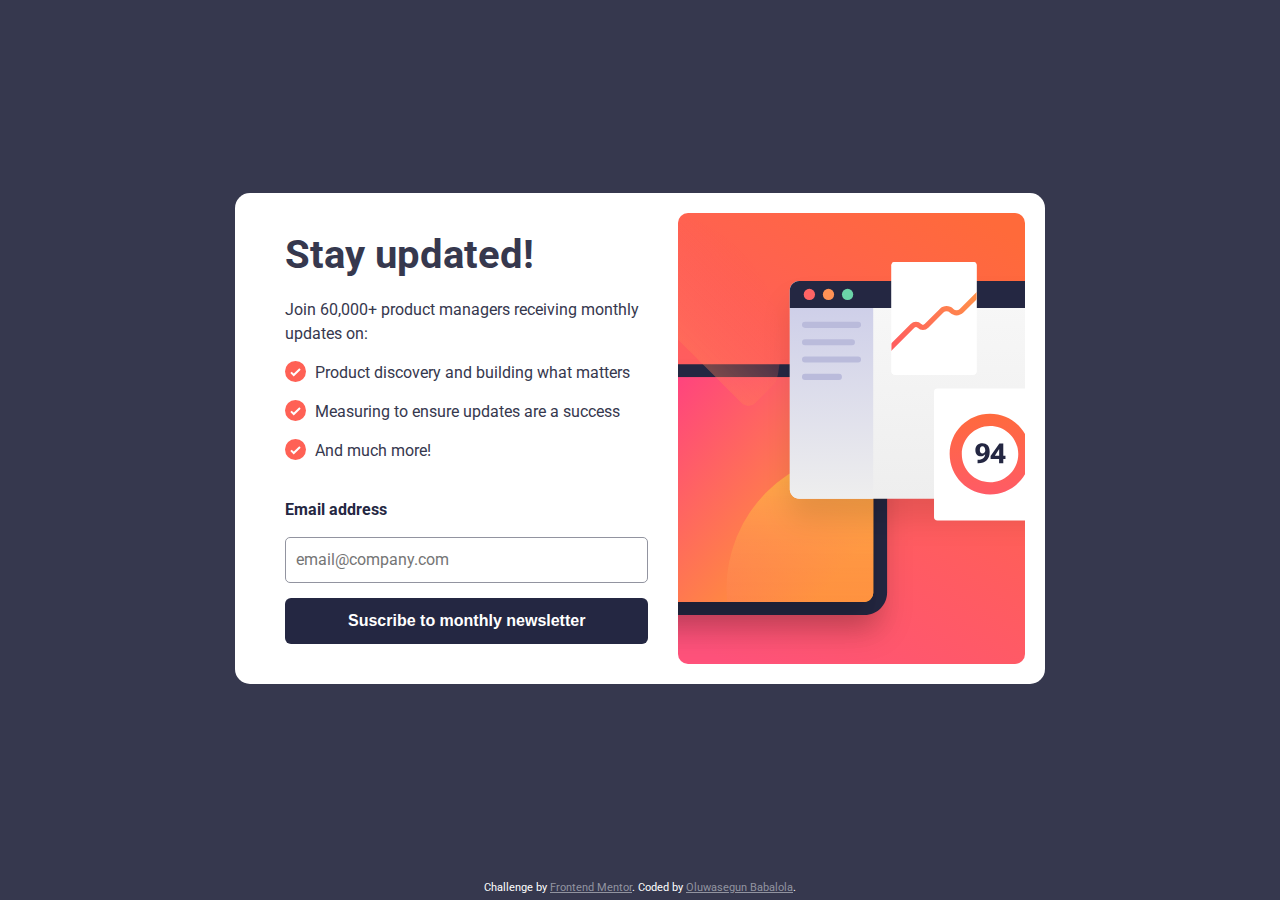
<file: index.html>
<!DOCTYPE html>
<html lang="en">
<head>
    <meta charset="UTF-8">
    <meta name="viewport" content="width=device-width, initial-scale=1.0">
    <title>Frontend-mentor | Newsletter-sign-up-form-with-success-message</title>
    <link rel="shortcut icon" href="/images/favicon-32x32.png" type="image/x-icon">
    <link rel="stylesheet" href="style.css">
    <style>
        @import url('https://fonts.googleapis.com/css2?family=Roboto:wght@400;700&display=swap');
      </style>
</head>
<body>
    <main class="main">
        <figure class="image-container-mobile"></figure>
        <div class="form-container ">
            <h1>
                Stay updated!
            </h1>
            <p>
                Join 60,000+ product managers receiving monthly updates on:
            </p>
            <p>
                Product discovery and building what matters
            </p>
            <p>
                Measuring to ensure updates are a success
            </p>
            <p >
                And much more!
            </p>
            <form class-="form" id="emailform" >
                <label for="email">
                    Email address
                </label>
                <input type="email" name=" email" required id="email" placeholder="email@company.com" autocomplete="email">
                <button type="submit" id="submit" >
                   Suscribe to monthly newsletter 
                </button>
            </form>
        </div>
        <figure class="image-container"></figure>
    </main>
    <div class="success show">
        <div class="success-content">
            <figure class="image-container1">
                <img class="icon" src="/images/icon-success.svg" alt="success">
            </figure>
            <h2>
                Thanks for subscribing!
            </h2>
            <p>
                A confirmation email has been sent to ash@loremcompany.com. Please open it and click the button inside to confirm your subscription.
            </p>
        </div>
        <button  id="dismiss" >
            Dismiss message
         </button>
    </div>
    <div class="info">
        <p>Challenge by <a href="https://www.frontendmentor.io/?ref=challenge" target="_blank">Frontend Mentor</a>. Coded by <a  href="https://github.com/Officialbabs/frontend-mentor-challenge/" target="_blank">Oluwasegun Babalola</a>.</p> 

    </div>
   <script src="script.js">
    </script>
</body>        
</html>
</file>
<file: style.css>
*{
    margin: 0;
    box-sizing: border-box;
    transition: all 0.5s ease-in-out;
}

body{
    background-color: hsl(235, 18%, 26%);
    justify-items: center;
    justify-content: center;
    align-items: center;
    align-content: center;
    text-align: center;
    display: flex;
    flex-direction: column;
    flex-wrap: wrap;
    max-width: 1440px;
    min-width: 375px;
    min-height: 100vh;
    line-height: 24px;
    font-family:'Roboto',sans-serif ;
    color: hsl(235, 18%, 26%);
    padding: 0px 10px;
}

body::-webkit-scrollbar{
    display: none;
}

img,
picture,
video,
canvas,
svg {
  display: block;
  max-width: 100%;
}

main{
    background-color: white;
    border: none;
    border-radius: 15px;
    margin: auto;
    vertical-align: middle;
    max-width:810px ;
    width: auto;
    max-height: 100% ;
    height: fit-content;
    padding: 20px;
    box-sizing: border-box;
    display: grid;
    grid-template-columns: 3.6655fr 3fr ;
    }

.image-container-mobile{
    display: none;
    background-image: url(/images/illustration-sign-up-mobile.svg);
    background-position: top;
    background-repeat: no-repeat;
    background-size: contain;
}  
    
.form-container{
    padding: 20px 30px;
    display: grid;
    row-gap:15px ;
    column-gap: 15px;
    justify-items: left;
    justify-content: center;
    text-align: left ;
}
.form-container h1{
    font-size: 40px;
    margin: 0;
    overflow-wrap: break-word;
    margin-top: 10px;
    display: block;
    height: 40px;
    width: 100%;
    }

.form-container p:first-of-type{
    background-image: none;
    padding: 0;
}

.form-container p:last-of-type{
    color: inherit;
    font-size: 16px;
}


.form-container p{
    font-size: 16px;
    background-image: url(/images/icon-list.svg);
    background-position: 0px 0px;
    background-repeat: no-repeat;
    content: "";
    clear: both;
    display: table;
    margin: 0;
    padding-left: 30px;
}

label{
    color: rgb(36, 39, 66);
    font-weight: 700;
}

.form-container form{
    width: 100%;
    display: flex;
    flex-direction: column;
    gap: 15px;
    margin: 20px 0px 0px 0px;
}

input[type="email"]{
    width: 100%;
    padding: 10px;
    height: 46px;
    box-sizing: border-box;
    background-color: white;
    border-radius: 5px;
    border-width: 1px;
    border-color: rgb(146, 148, 160);
    border-style: solid;
    font-size: 16px;
    outline: none;
    font-family: inherit;    
}

input:focus{
    border: 1.5px solid black;
}

form button, .success button {
    width: 100%;
    height: 46px;
    background-color:rgb(36, 39, 66) ;
    border: 1px solid transparent ;
    color: white;
    border-radius: 6px;
    cursor: pointer;
    font-size: 16px;
    font-weight: 700;
    transition: all 300ms ease-in-out;
    padding: 10px;
}

form button:hover, .success button:hover {
    background-color: hsl(4, 100%, 67%) ;
    box-shadow: 3px 10px 13px -6px hsl(4, 100%, 67%);
}

.image-container{
    background-image: url(/images/illustration-sign-up-desktop.svg);
    background-position: center;
    background-size: cover;
    background-repeat: no-repeat;
    margin: 0;
    border-radius: 10px;
}

.success{
    display: grid;
    row-gap:15px ;
    column-gap: 15px;
    max-width: 400px;
    max-height: 450px;
    background-color: white;
    border: none;
    border-radius: 15px;
    padding: 40px 30px;
    justify-items: left;
    text-align: left;
    margin: auto;
}

.success figure{
    width: 100%;
    margin: 0;
}

.success div{
    display: grid;
    gap: 30px;
}

.success div h2{
    font-size: 37px;
    line-height: 37px;
    font-weight: 700;
    
}

.success div p{
    font-size: 16px;
    color: black;
    display: block;
}


.show{
    display: none;
}

body .info p:last-of-type{
    color: white;
    margin: 0;
    font-size:11px ;
}

a{
    color: rgb(146, 148, 160);
}

@media screen and (max-width: 1024px),( min-height: 980) {
    body{
        padding: 0;
        flex-wrap: wrap;
        justify-content: center;
        justify-items: center;
        overflow-y: auto;
    }

    main {
        display: grid;  
        grid-template-columns: 100%;
        grid-template-rows: 2fr 3fr; 
        gap: 10px; 
        padding: 20px;
        border-radius: 15px;
        margin: auto;
        max-width: fit-content;
        min-width: fit-content;  
        width: fit-content;
        height: fit-content;
        max-height: fit-content;
        min-height: fit-content;
  
      }
  
      .image-container-mobile{
          display: inline-block;
          background-image: url(/images/illustration-sign-up-mobile.svg);
          background-position: top;
          background-repeat: no-repeat;
          background-size: cover;
          width: 100%;
          height: 280px;
          border-radius: 10px;
      }  
  
      .image-container {
        display: none;
      }
      .form-container {
        text-align: left;
        height: fit-content;
      }

      .success{
        margin: auto;
    }
      
}

@media screen and (max-width: 565px) {

    body{
        padding: 0;
        flex-wrap: wrap;
        height: fit-content;
        justify-content: unset;
        justify-items: unset;
        overflow-y: auto;
        max-width: 100vw;
        width: 100%;
    }

    main {
      display: grid;  
      grid-template-columns: 100%;
      grid-template-rows: 1fr 2fr; 
      gap: 10px; 
      padding: 0px 0px 20px;
      border-radius: 10px;
      margin: 0;
      max-width: 100%;
      min-width: 100%;  
      width: fit-content;
      height: fit-content;
      max-height: 130vh;
      min-height: 100vh;

    }

    .image-container-mobile{
        display: inline-block;
        background-image: url(/images/illustration-sign-up-mobile.svg);
        background-position: top;
        background-repeat: no-repeat;
        background-size: cover;
        width: 100%;
        height: 280px;
        border-radius: 10px;
    }  

    .image-container {
      display: none;
    }
    .form-container {
      text-align: left;
      height: fit-content;
    }

    .success {
      max-width: 100vh;
      min-height: 100vh;
      height: 100vh;
      gap: 30px;
      grid-template-rows: 9fr 1fr;
      padding-block: 40px;
      border-radius: 15px;
      margin: auto;
      justify-items: center;
      justify-content: center;
    }

    .success-content{
        height: fit-content;
        margin: auto;
    }
  
    .success button{
        align-self: self-end;
    } 
  }
</file>
